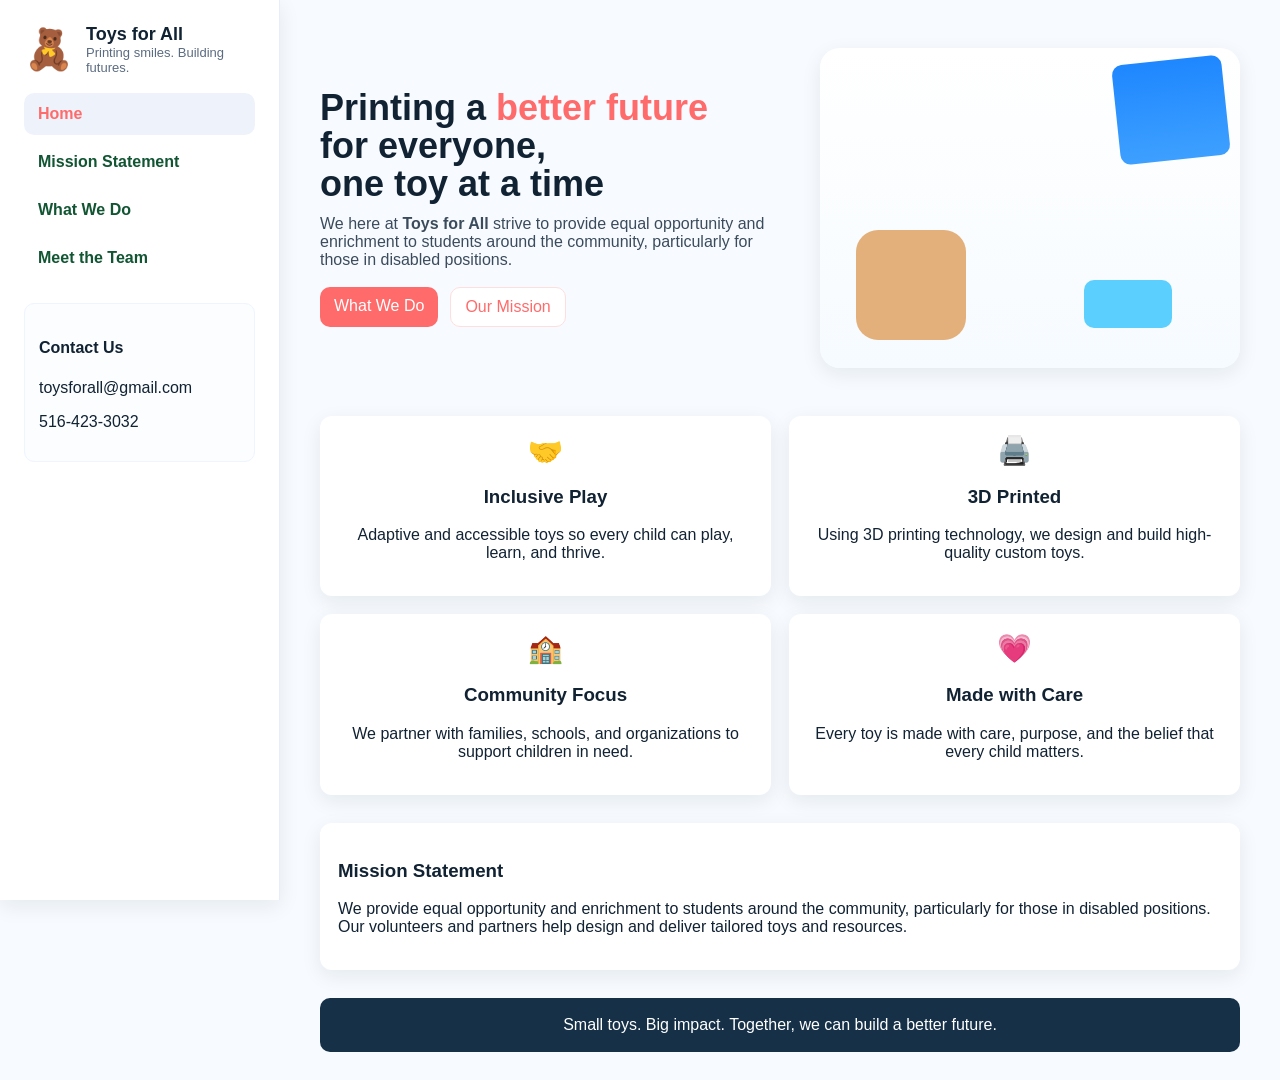
<file: Don't Mind Me/index.html>
<!doctype html>
<html lang="en">
  <head>
    <meta charset="utf-8" />
    <meta name="viewport" content="width=device-width,initial-scale=1" />
    <title>Toys for All — Prototype</title>
    <link rel="stylesheet" href="style.css" />
  </head>
  <body>
    <div class="app">
      <aside class="sidebar" id="sidebar">
        <div class="brand">
          <div class="logo">🧸</div>
          <div class="brand-text">
            <h1>Toys for All</h1>
            <p>Printing smiles. Building futures.</p>
          </div>
        </div>

        <nav class="nav">
          <a href="index.html" class="nav-link">Home</a>
          <a href="mission.html" class="nav-link">Mission Statement</a>
          <a href="what.html" class="nav-link">What We Do</a>
          <a href="team.html" class="nav-link">Meet the Team</a>
        </nav>

        <div class="contact">
          <h4>Contact Us</h4>
          <p>toysforall@gmail.com</p>
          <p>516-423-3032</p>
        </div>
      </aside>

      <main class="main">
        <button class="menu-btn" id="menuBtn">☰</button>

        <section class="hero" id="home">
          <div class="hero-left">
            <h2>Printing a <span class="accent">better future</span><br/>for everyone,<br/>one toy at a time</h2>
            <p class="lead">We here at <strong>Toys for All</strong> strive to provide equal opportunity and enrichment to students around the community, particularly for those in disabled positions.</p>
            <div class="cta-row">
              <a class="btn" href="#what">What We Do</a>
              <a class="btn ghost" href="#mission">Our Mission</a>
            </div>
          </div>
          <div class="hero-right" aria-hidden="true">
            <div class="toy-scene">
              <div class="toy teddy"></div>
              <div class="toy car"></div>
              <div class="toy ring"></div>
              <div class="printer"></div>
            </div>
          </div>
        </section>

        <section class="features" id="what">
          <div class="feature">
            <div class="icon">🤝</div>
            <h3>Inclusive Play</h3>
            <p>Adaptive and accessible toys so every child can play, learn, and thrive.</p>
          </div>
          <div class="feature">
            <div class="icon">🖨️</div>
            <h3>3D Printed</h3>
            <p>Using 3D printing technology, we design and build high-quality custom toys.</p>
          </div>
          <div class="feature">
            <div class="icon">🏫</div>
            <h3>Community Focus</h3>
            <p>We partner with families, schools, and organizations to support children in need.</p>
          </div>
          <div class="feature">
            <div class="icon">💗</div>
            <h3>Made with Care</h3>
            <p>Every toy is made with care, purpose, and the belief that every child matters.</p>
          </div>
        </section>

        <section class="mission" id="mission">
          <h3>Mission Statement</h3>
          <p>We provide equal opportunity and enrichment to students around the community, particularly for those in disabled positions. Our volunteers and partners help design and deliver tailored toys and resources.</p>
        </section>


        <footer class="footer">
          <div>Small toys. Big impact. Together, we can build a better future.</div>
        </footer>
      </main>
    </div>

    <script src="script.js"></script>
  </body>
</html>
</file>
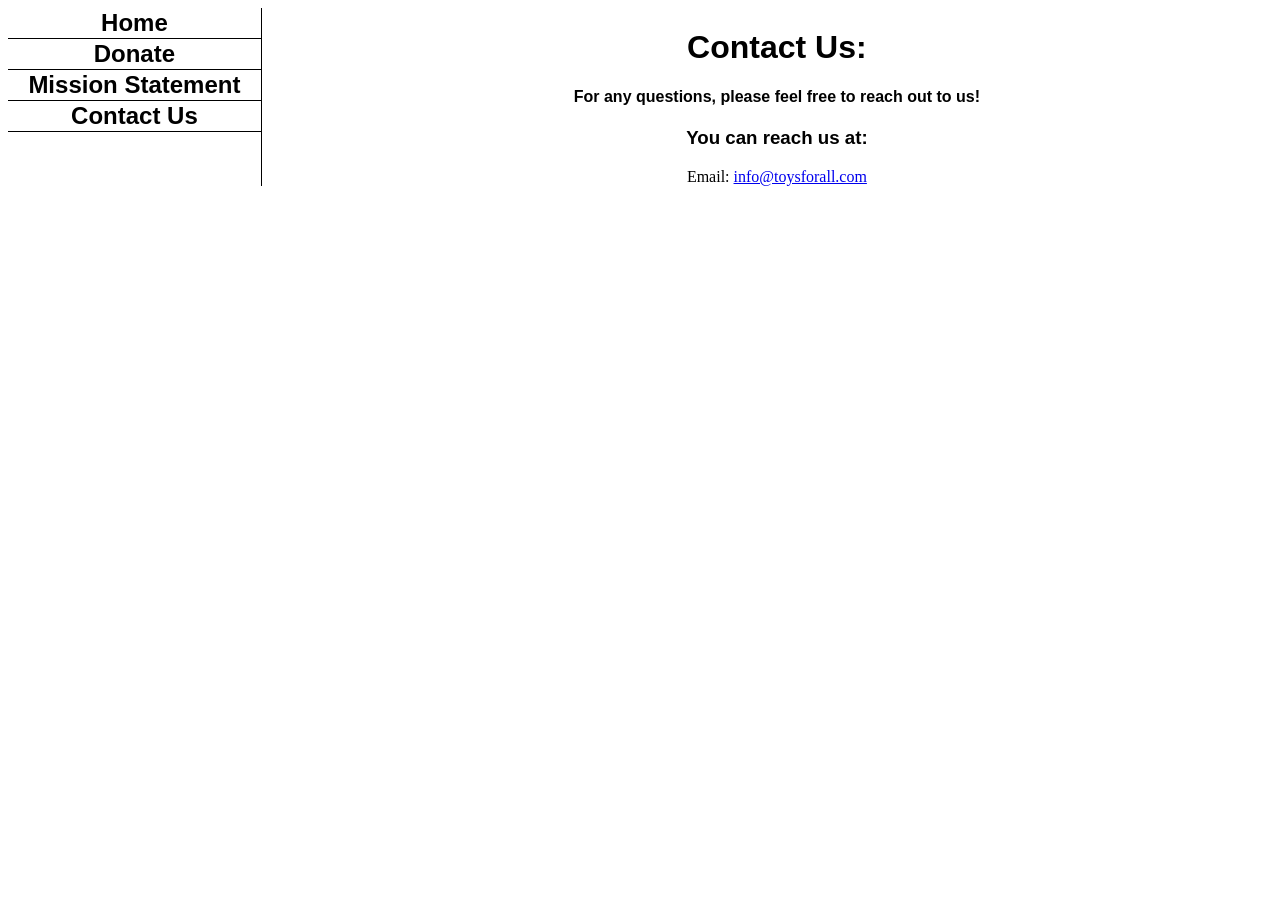
<file: contact.html>
<!DOCTYPE html>
<html>
    <head>
        <!-- Links to stylesheet on style.css -->
        <link rel="stylesheet" href="style.css" />
    </head>
    
    <!-- Umm someone should make a js file too lol idk how to do this stuff :pp -->
     <!--I give up :tongue emoji:-->
    
    <div class="body">
        <!-- This is the side bar (I, duck, will be working on this becuase I love animations) -->
        <aside id = "menu">
            <div class="box">
            <a href="index.html" style="text-decoration: none;"><side-thing>Home</side-thing></a>
            </div>
            <div class="box">
            <a href="donate.html" style="text-decoration: none;"><side-thing>Donate</side-thing></a>
            </div>
            <div class="box">
            <! below is button to go to mission statement page>
            <a href="mission.html" style="text-decoration: none;"><side-thing>Mission Statement</side-thing></a>
            </div>
            <div class="box">
            <a href="contact.html" style="text-decoration: none;"><side-thing>Contact Us</side-thing></a>
            </div>
        </aside>
        <main>
        <!-- This is the actual website structure for main page -->
        <h1>Contact Us:</h1>
        <h4>For any questions, please feel free to reach out to us!</h4>
        <h3>You can reach us at:</h3>
        Email: <a href="mailto:info@toysforall.com">info@toysforall.com</a>
        </main>    
    </div>
</html>
</file>
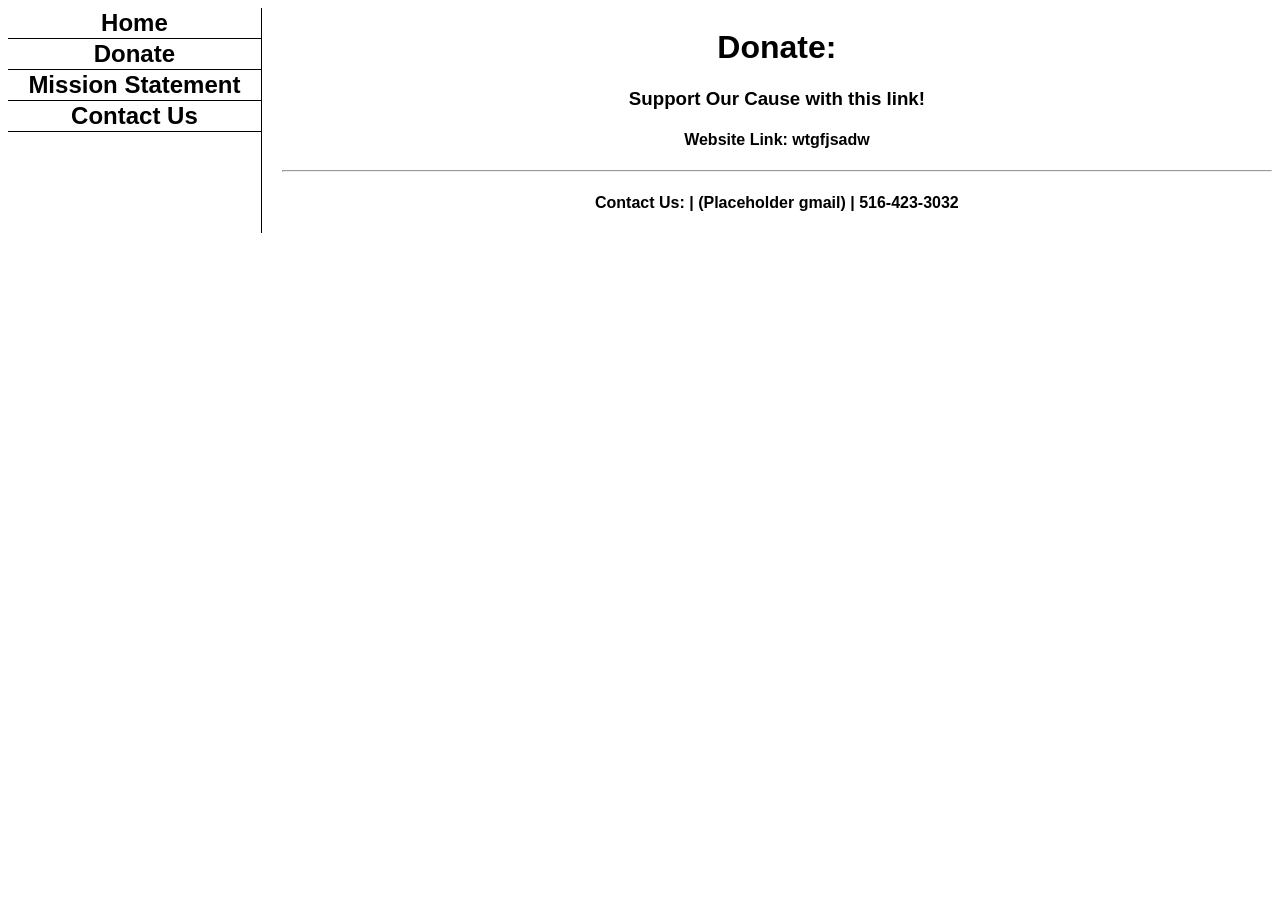
<file: donate.html>
<html>
    <head>
        <link rel="stylesheet" href="style.css" />
    </head>

    <div class="body">
        <aside id = "menu">
            <div class="box">
            <a href="index.html" style="text-decoration: none;"><side-thing>Home</side-thing></a>
            </div>
            <div class="box">
            <a href="donate.html" style="text-decoration: none;"><side-thing>Donate</side-thing></a>
            </div>
            <div class="box">
            <! below is button to go to mission statement page>
            <a href="mission.html" style="text-decoration: none;"><side-thing>Mission Statement</side-thing></a>
            </div>
            <div class="box">
            <a href="contact.html" style="text-decoration: none;"><side-thing>Contact Us</side-thing></a>
            </div>
        </aside>
        <main>
        <!-- This is the actual website structure for main page -->
        <h1>Donate:</h1>
        <h3>Support Our Cause with this link!</h3>
        <h4>Website Link: wtgfjsadw</h4>
        <hr>
        <h4>Contact Us: | (Placeholder gmail) | 516-423-3032 </h4>
        </main>

</html>
</file>
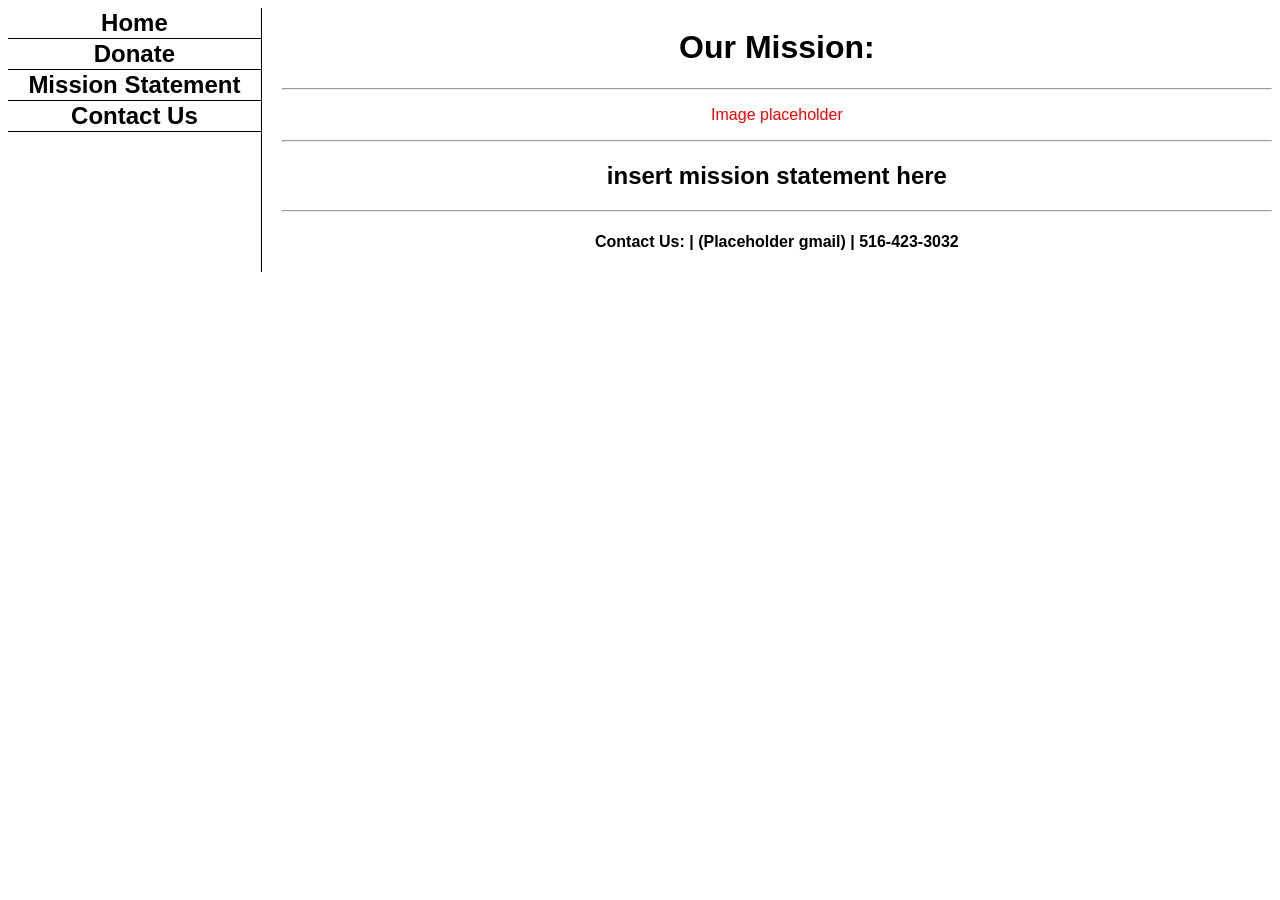
<file: mission.html>
<!DOCTYPE html>
<html>
    <head>
        <!-- Links to stylesheet on style.css -->
        <link rel="stylesheet" href="style.css" />
    </head>
    
    <!-- Umm someone should make a js file too lol idk how to do this stuff :pp -->
     <!--I give up :tongue emoji:-->
    <script>
        
    </script>
    
    <div class="body">
        <!-- This is the side bar (I, duck, will be working on this becuase I love animations) -->
        <aside id = "menu">
            <div class="box">
            <a href="index.html" style="text-decoration: none;"><side-thing>Home</side-thing></a>
            </div>
            <div class="box">
            <a href="donate.html" style="text-decoration: none;"><side-thing>Donate</side-thing></a>
            </div>
            <div class="box">
            <! below is button to go to mission statement page>
            <a href="mission.html" style="text-decoration: none;"><side-thing>Mission Statement</side-thing></a>
            </div>
            <div class="box">
            <a href="contact.html" style="text-decoration: none;"><side-thing>Contact Us</side-thing></a>
            </div>
        </aside>
        <main>
        <!-- This is the actual website structure for main page -->
        <h1>Our Mission:</h1>
        <hr>
        <p>Image placeholder</p>
        <hr>
        <h2>insert mission statement here</h2>
        <hr>
        <h4>Contact Us: | (Placeholder gmail) | 516-423-3032 </h4>
        </main>    
    </div>
</html>
</file>
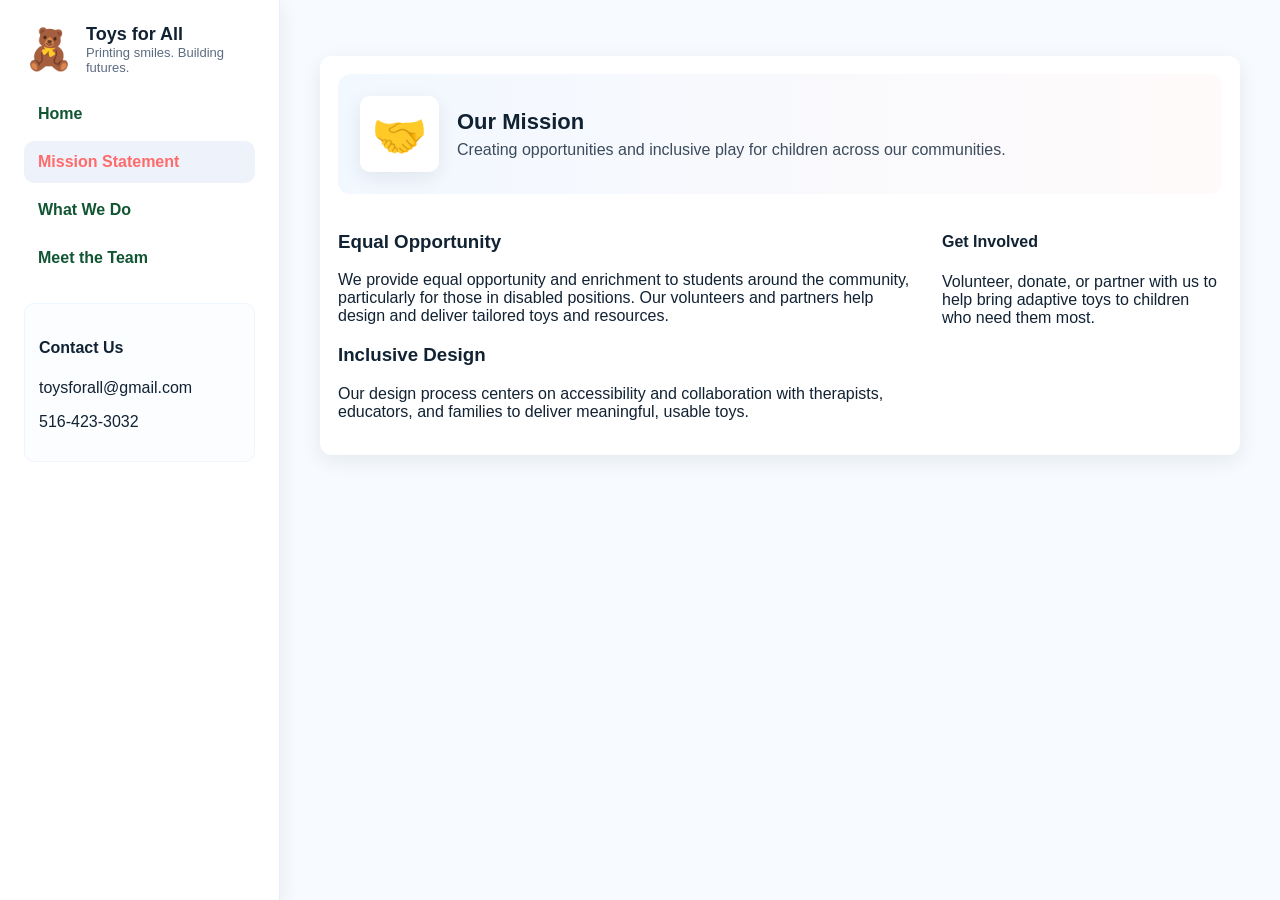
<file: Don't Mind Me/mission.html>
<!doctype html>
<html lang="en">
  <head>
    <meta charset="utf-8" />
    <meta name="viewport" content="width=device-width,initial-scale=1" />
    <title>Mission — Toys for All</title>
    <link rel="stylesheet" href="style.css" />
  </head>
  <body>
    <div class="app">
      <aside class="sidebar" id="sidebar">
        <div class="brand">
          <div class="logo">🧸</div>
          <div class="brand-text">
            <h1>Toys for All</h1>
            <p>Printing smiles. Building futures.</p>
          </div>
        </div>
        <nav class="nav">
          <a href="index.html" class="nav-link">Home</a>
          <a href="mission.html" class="nav-link">Mission Statement</a>
          <a href="what.html" class="nav-link">What We Do</a>
          <a href="team.html" class="nav-link">Meet the Team</a>
        </nav>
        <div class="contact">
          <h4>Contact Us</h4>
          <p>toysforall@gmail.com</p>
          <p>516-423-3032</p>
        </div>
      </aside>

      <main class="main">
        <button class="menu-btn" id="menuBtn">☰</button>
        <section class="mission" id="mission">
          <div class="page-hero">
            <div class="icon">🤝</div>
            <div>
              <h2 class="title">Our Mission</h2>
              <div class="decor-accent"></div>
              <p style="margin:6px 0 0 0;color:#3b4b5c">Creating opportunities and inclusive play for children across our communities.</p>
            </div>
          </div>

          <div class="page-content">
            <div>
              <div class="card">
                <h3>Equal Opportunity</h3>
                <p>We provide equal opportunity and enrichment to students around the community, particularly for those in disabled positions. Our volunteers and partners help design and deliver tailored toys and resources.</p>
              </div>

              <div class="card" style="margin-top:12px">
                <h3>Inclusive Design</h3>
                <p>Our design process centers on accessibility and collaboration with therapists, educators, and families to deliver meaningful, usable toys.</p>
              </div>
            </div>

            <aside>
              <div class="card">
                <h4>Get Involved</h4>
                <p>Volunteer, donate, or partner with us to help bring adaptive toys to children who need them most.</p>
              </div>
            </aside>
          </div>
        </section>
      </main>
    </div>
    <script src="script.js"></script>
  </body>
</html>
</file>
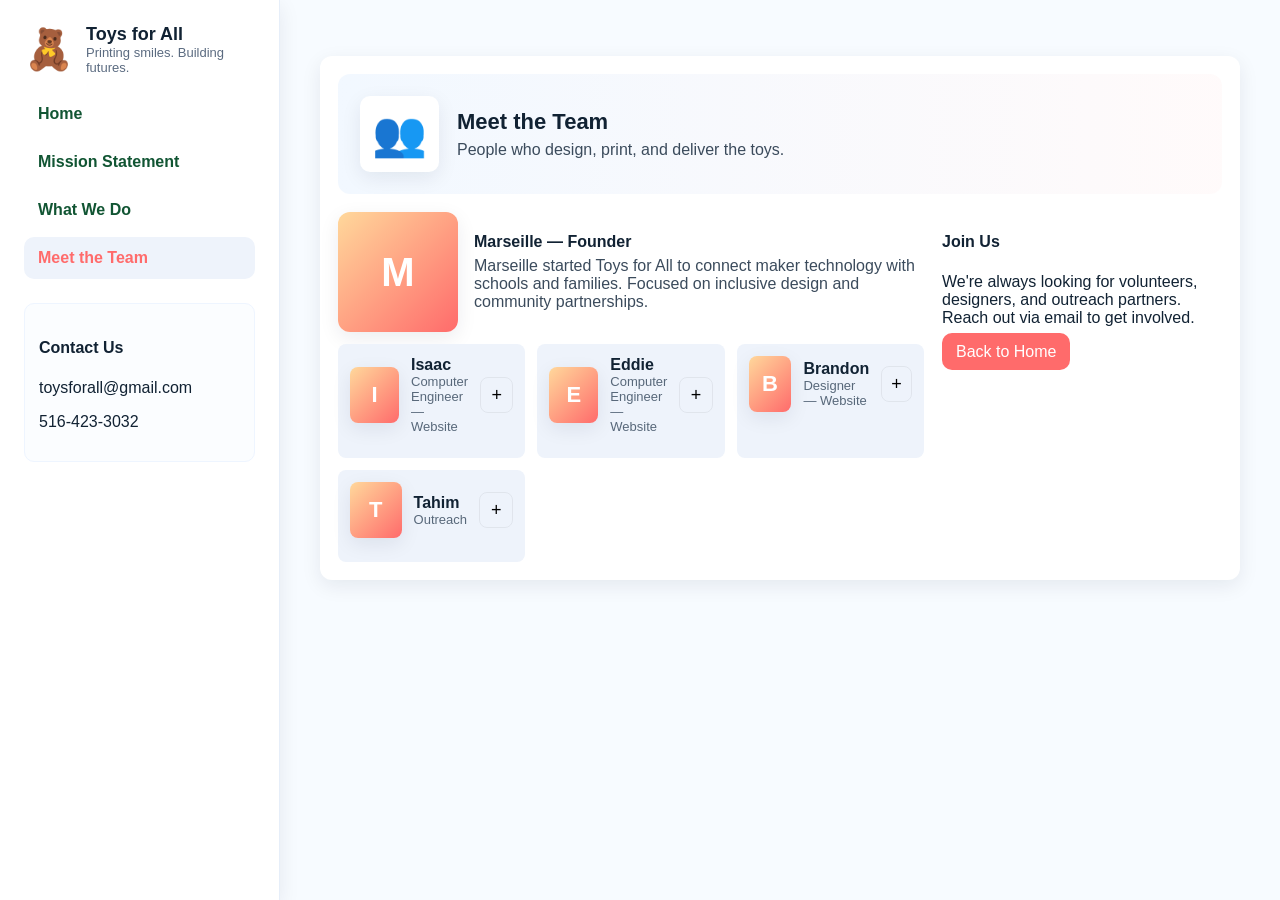
<file: Don't Mind Me/team.html>
<!doctype html>
<html lang="en">
  <head>
    <meta charset="utf-8" />
    <meta name="viewport" content="width=device-width,initial-scale=1" />
    <title>Team — Toys for All</title>
    <link rel="stylesheet" href="style.css" />
  </head>
  <body>
    <div class="app">
      <aside class="sidebar" id="sidebar">
        <div class="brand">
          <div class="logo">🧸</div>
          <div class="brand-text">
            <h1>Toys for All</h1>
            <p>Printing smiles. Building futures.</p>
          </div>
        </div>
        <nav class="nav">
          <a href="index.html" class="nav-link">Home</a>
          <a href="mission.html" class="nav-link">Mission Statement</a>
          <a href="what.html" class="nav-link">What We Do</a>
          <a href="team.html" class="nav-link">Meet the Team</a>
        </nav>
        <div class="contact">
          <h4>Contact Us</h4>
          <p>toysforall@gmail.com</p>
          <p>516-423-3032</p>
        </div>
      </aside>

      <main class="main">
        <button class="menu-btn" id="menuBtn">☰</button>
        <section class="team" id="team">
          <div class="page-hero">
            <div class="icon">👥</div>
            <div>
              <h2 class="title">Meet the Team</h2>
              <div class="decor-accent"></div>
              <p style="margin:6px 0 0 0;color:#3b4b5c">People who design, print, and deliver the toys.</p>
            </div>
          </div>

          <div class="page-content">
            <div>
              <div class="card profile">
                <div class="portrait">M</div>
                <div class="bio-text">
                  <h4>Marseille — Founder</h4>
                  <p>Marseille started Toys for All to connect maker technology with schools and families. Focused on inclusive design and community partnerships.</p>
                </div>
              </div>

              <div style="margin-top:12px" class="team-grid">
                <div class="member" data-name="Isaac">
                  <div class="member-head">
                    <div class="portrait small">I</div>
                    <div class="member-meta">
                      <strong>Isaac</strong>
                      <div class="muted">Computer Engineer — Website</div>
                    </div>
                    <button class="expand-btn" aria-expanded="false">+</button>
                  </div>
                  <div class="details">
                    <p>Isaac maintains the website’s frontend, ensures accessibility, and keeps the user experience smooth across devices.</p>
                    <p style="margin-top:8px"><em>Skills:</em> HTML, CSS, JavaScript, responsive design</p>
                  </div>
                </div>

                <div class="member" data-name="Eddie">
                  <div class="member-head">
                    <div class="portrait small">E</div>
                    <div class="member-meta">
                      <strong>Eddie</strong>
                      <div class="muted">Computer Engineer — Website</div>
                    </div>
                    <button class="expand-btn" aria-expanded="false">+</button>
                  </div>
                  <div class="details">
                    <p>Eddie handles technical reliability, backend integration, and performance so the site stays fast and dependable.</p>
                    <p style="margin-top:8px"><em>Skills:</em> performance, backend support, accessibility</p>
                  </div>
                </div>

                <div class="member" data-name="Brandon">
                  <div class="member-head">
                    <div class="portrait small">B</div>
                    <div class="member-meta">
                      <strong>Brandon</strong>
                      <div class="muted">Designer — Website</div>
                    </div>
                    <button class="expand-btn" aria-expanded="false">+</button>
                  </div>
                  <div class="details">
                    <p>Brandon designs the website's UI and visual identity: layout, typography, imagery, and interaction patterns to ensure an accessible and attractive user experience.</p>
                    <p style="margin-top:8px"><em>Skills:</em> Visual Design, HTML, CSS </p>
                  </div>
                </div>

                <div class="member" data-name="Tahim">
                  <div class="member-head">
                    <div class="portrait small">T</div>
                    <div class="member-meta">
                      <strong>Tahim</strong>
                      <div class="muted">Outreach</div>
                    </div>
                    <button class="expand-btn" aria-expanded="false">+</button>
                  </div>
                  <div class="details">
                    <p>Tahim coordinates with schools, community centers, and families to deploy toys and gather feedback for continuous improvement.</p>
                    <p style="margin-top:8px"><em>Skills:</em> Community engagement, program coordination</p>
                  </div>
                </div>
              </div>
            </div>

            <aside>
              <div class="card">
                <h4>Join Us</h4>
                <p>We're always looking for volunteers, designers, and outreach partners. Reach out via email to get involved.</p>
                <div style="margin-top:12px"><a class="btn" href="index.html">Back to Home</a></div>
              </div>
            </aside>
          </div>
        </section>
      </main>
    </div>
    <script src="script.js"></script>
  </body>
</html>
</file>
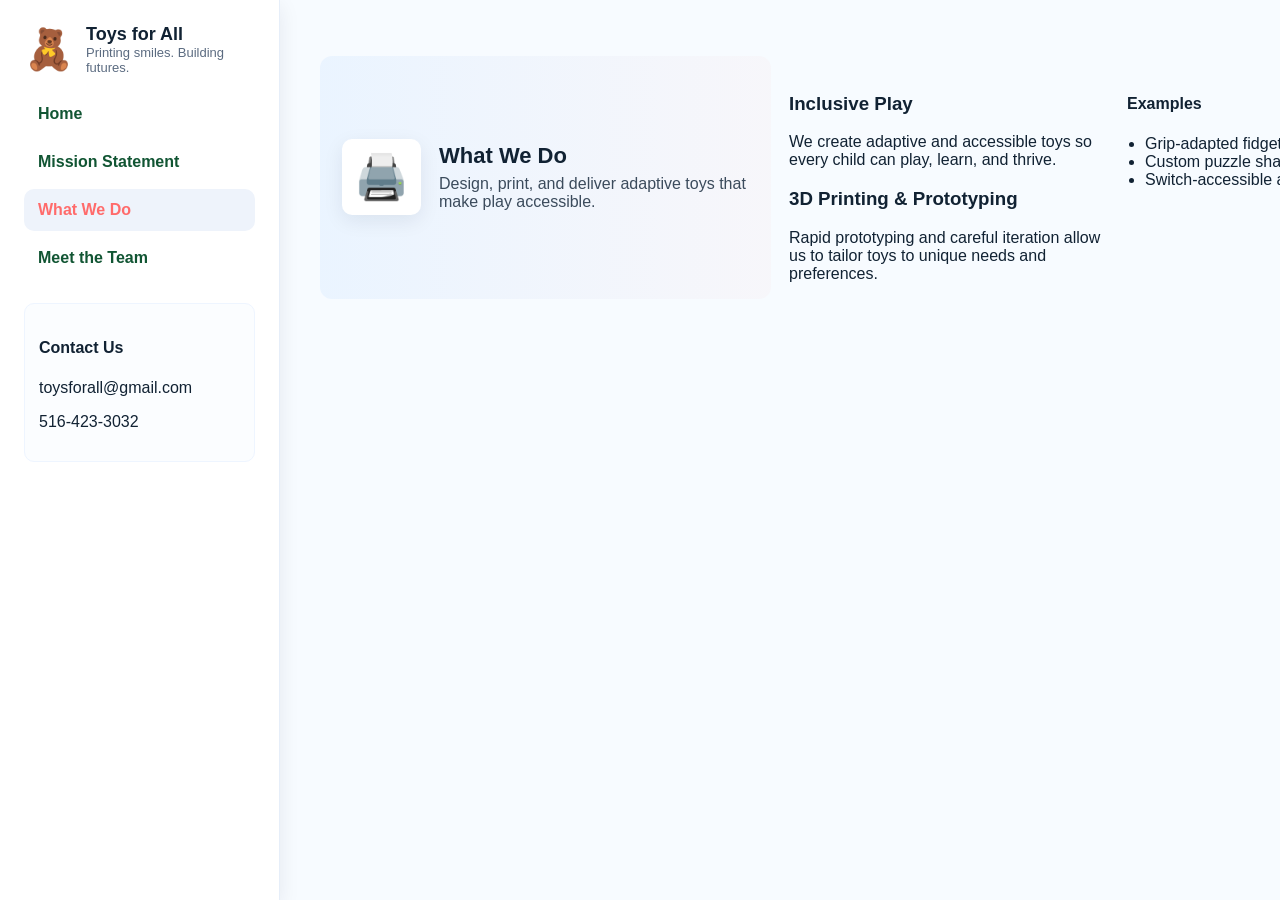
<file: Don't Mind Me/what.html>
<!doctype html>
<html lang="en">
  <head>
    <meta charset="utf-8" />
    <meta name="viewport" content="width=device-width,initial-scale=1" />
    <title>What We Do — Toys for All</title>
    <link rel="stylesheet" href="style.css" />
  </head>
  <body>
    <div class="app">
      <aside class="sidebar" id="sidebar">
        <div class="brand">
          <div class="logo">🧸</div>
          <div class="brand-text">
            <h1>Toys for All</h1>
            <p>Printing smiles. Building futures.</p>
          </div>
        </div>
        <nav class="nav">
          <a href="index.html" class="nav-link">Home</a>
          <a href="mission.html" class="nav-link">Mission Statement</a>
          <a href="what.html" class="nav-link">What We Do</a>
          <a href="team.html" class="nav-link">Meet the Team</a>
        </nav>
        <div class="contact">
          <h4>Contact Us</h4>
          <p>toysforall@gmail.com</p>
          <p>516-423-3032</p>
        </div>
      </aside>

      <main class="main">
        <button class="menu-btn" id="menuBtn">☰</button>
        <section class="features" id="what">
          <div class="page-hero">
            <div class="icon">🖨️</div>
            <div>
              <h2 class="title">What We Do</h2>
              <div class="decor-accent"></div>
              <p style="margin:6px 0 0 0;color:#3b4b5c">Design, print, and deliver adaptive toys that make play accessible.</p>
            </div>
          </div>

          <div class="page-content">
            <div>
              <div class="card">
                <h3>Inclusive Play</h3>
                <p>We create adaptive and accessible toys so every child can play, learn, and thrive.</p>
              </div>

              <div class="card" style="margin-top:12px">
                <h3>3D Printing & Prototyping</h3>
                <p>Rapid prototyping and careful iteration allow us to tailor toys to unique needs and preferences.</p>
              </div>
            </div>

            <aside>
              <div class="card">
                <h4>Examples</h4>
                <ul style="padding-left:18px;margin:8px 0">
                  <li>Grip-adapted fidget toys</li>
                  <li>Custom puzzle shapes</li>
                  <li>Switch-accessible activity boards</li>
                </ul>
              </div>
            </aside>
          </div>
        </section>
      </main>
    </div>
    <script src="script.js"></script>
  </body>
</html>
</file>
<file: Don't Mind Me/style.css>
:root{
  --accent:#ff6b6b;
  --muted:#eef3fb;
  --bg:#f7fbff;
  --text:#123;
  --sidebar:#ffffff;
  --shadow: 0 6px 20px rgba(18,30,50,0.08);
}
*{box-sizing:border-box}
html,body{height:100%;margin:0;font-family:Inter,Segoe UI,Arial,sans-serif;color:var(--text);background:var(--bg)}
.app{display:flex;min-height:100vh}
.sidebar{width:280px;background:var(--sidebar);padding:24px;border-right:1px solid #e6eef9;box-shadow:var(--shadow);position:fixed;left:0;top:0;bottom:0;overflow:auto;z-index:2000}
.brand{display:flex;gap:12px;align-items:center;margin-bottom:18px}
.logo{font-size:40px}
.brand-text h1{font-size:18px;margin:0}
.brand-text p{margin:0;color:#5b6b80;font-size:13px}
.nav{display:flex;flex-direction:column;gap:6px;margin-top:18px}
.nav-link{display:block;padding:12px 14px;border-radius:10px;color:#153; text-decoration:none;font-weight:600}
.nav-link:hover{background:#f0f6ff}
.nav-link.active{background:var(--muted);color:var(--accent)}
.contact{margin-top:24px;padding:14px;border-radius:10px;background:#fbfdff;border:1px solid #eef5ff}

.main{margin-left:280px;flex:1;padding:28px 40px}
.menu-btn{display:none;position:fixed;left:16px;top:16px;z-index:3000;background:var(--accent);color:#fff;border:none;padding:10px 12px;border-radius:8px;font-size:18px}

.hero{display:grid;grid-template-columns:1fr 420px;gap:36px;align-items:center;padding:20px 0}
.hero-left h2{font-size:36px;margin:0;line-height:1.05}
.accent{color:var(--accent)}
.lead{margin-top:12px;color:#3b4b5c}
.cta-row{margin-top:18px;display:flex;gap:12px}
.btn{background:var(--accent);color:#fff;padding:10px 14px;border-radius:10px;text-decoration:none}
.btn.ghost{background:#fff;color:var(--accent);border:1px solid #ffdede}

.hero-right .toy-scene{background:linear-gradient(180deg,#fff 0,#f6fbff 100%);height:320px;border-radius:20px;display:flex;align-items:center;justify-content:center;position:relative;box-shadow:var(--shadow);z-index:0}
.toy{width:72px;height:72px;border-radius:12px;background:#ffd;position:absolute}
.toy.teddy{width:110px;height:110px;border-radius:22px;background:#e3b07b;left:36px;bottom:28px}
.toy.car{width:88px;height:48px;border-radius:10px;background:#5bd0ff;right:68px;bottom:40px}
.toy.ring{width:64px;height:64px;border-radius:50%;background:#ffdb6b;right:26px;top:46px}
.printer{width:110px;height:100px;border-radius:10px;background:linear-gradient(180deg,#1f87ff,#3da0ff);position:absolute;right:14px;top:12px;transform:rotate(-6deg)}

.features{display:grid;grid-template-columns:repeat(2,minmax(0,1fr));gap:18px;margin-top:28px}
.feature{background:#fff;padding:18px;border-radius:12px;box-shadow:var(--shadow);text-align:center}
.feature .icon{font-size:28px;margin-bottom:8px}

.mission,.team{margin-top:28px;background:#fff;padding:18px;border-radius:12px;box-shadow:var(--shadow)}
.team-grid{display:grid;grid-template-columns:repeat(auto-fit,minmax(180px,1fr));gap:12px;margin-top:12px}
 .member{background:var(--muted);padding:12px;border-radius:8px;text-align:left;cursor:pointer;transition:transform .18s ease,box-shadow .18s ease;display:block;color:inherit;text-decoration:none}
.member:hover{transform:translateY(-4px);box-shadow:0 10px 30px rgba(18,30,50,0.08)}

.member .member-head{display:flex;align-items:center;gap:12px}
.member .member-meta{flex:1}
.member .muted{color:#58687a;font-size:13px}
.member .expand-btn{background:transparent;border:1px solid rgba(0,0,0,0.06);width:36px;height:36px;border-radius:8px;font-size:18px}
.member .details{margin-top:12px;overflow:hidden;max-height:0;transition:max-height .25s ease,padding .18s ease;opacity:0;padding:0 6px}
.member.open .details{max-height:420px;opacity:1;padding:8px 6px}
.member.open{background:#fff}
.member .portrait.small{width:56px;height:56px;border-radius:8px;font-size:22px;display:flex;align-items:center;justify-content:center}

.footer{margin-top:28px;padding:18px;text-align:center;background:#163048;color:#fff;border-radius:10px}

@media (max-width:900px){
  .sidebar{position:fixed;left:-320px;transition:left .25s ease;width:260px}
  .sidebar.open{left:0}
  .main{margin-left:0;padding:16px}
  .menu-btn{display:block}
  .hero{grid-template-columns:1fr;}
  .features{grid-template-columns:repeat(2,1fr)}
  .team-grid{grid-template-columns:repeat(2,1fr)}
}

@media (max-width:520px){
  .features{grid-template-columns:1fr}
  .team-grid{grid-template-columns:1fr}
  .hero-left h2{font-size:28px}
}

/* Page-specific decorations */
.page-hero{background:linear-gradient(90deg,rgba(31,135,255,0.06),rgba(255,107,107,0.03));padding:22px;border-radius:12px;display:flex;gap:18px;align-items:center}
.page-hero .icon{font-size:44px;padding:12px;background:#fff;border-radius:10px;box-shadow:var(--shadow)}
.page-hero .title{font-size:22px;margin:0}
 .page-content{margin-top:18px;display:grid;grid-template-columns:minmax(320px,1fr) 280px;gap:18px}
/* Team profile */
.profile{display:flex;gap:16px;align-items:center}
.portrait{width:120px;height:120px;border-radius:12px;background:linear-gradient(135deg,#ffd89b,#ff6b6b);display:flex;align-items:center;justify-content:center;color:#fff;font-size:40px;font-weight:700;box-shadow:var(--shadow)}
.bio-text{flex:1}
.bio-text h4{margin:0 0 6px 0}
.bio-text p{margin:0;color:#3b4b5c}

@media (max-width:900px){
  .page-content{grid-template-columns:1fr}
  .portrait{width:92px;height:92px}
}
</file>
<file: style.css>
/*
  <link rel="stylesheet" href="styles1.css" />
*/

/*
  Thank you so much Eddie for making this css file :3
*/
p {
  color: red;
}
h1, h2, h3, h4, h5, h6, p{
  font-family: sans-serif;
}
.body {
  display: flex;
  gap: 20px;

}
main {
  text-align: center;
  flex: 5;
}
aside {
  flex-basis: clamp(150px, 20%, 275px);
  padding: 0px;
  left: 0px;
  border-right: 1px solid black;
  transition: transform .2s linear;
}
/* Animation: mostly self-explanatory (might need to edit later to include links to other sites) */
.box {
  border-bottom: 1px solid black;
  padding: 1px;
  text-align: center;
  background-color: white;
  transition: background-color .2s linear;
  cursor: pointer;
}
.box:hover {
  background-color: lightgray;
}

/* 
  Okay so what's going to happen here is that I'm going to make a button that appears 
  when the page is small enough and when you click it, it will overlay the menu over the 
  page but when the page is big enough, the sidebar would occur without the button being there
*/
.menuButton {
  font-size: xx-large;
  border: 0px;
  background-color: white;
  transition: background-color .2s linear;
  cursor: pointer;
  position: absolute;
  top: 0px;
  left: calc(clamp(225px, 20%, 275px) + 15px);
}
.menuButton:hover {
  background-color: lightgray;
}
side-thing {
  color: black;
  font-weight: bold;
  font-family: sans-serif;
  font-size: x-large;
}
</file>
